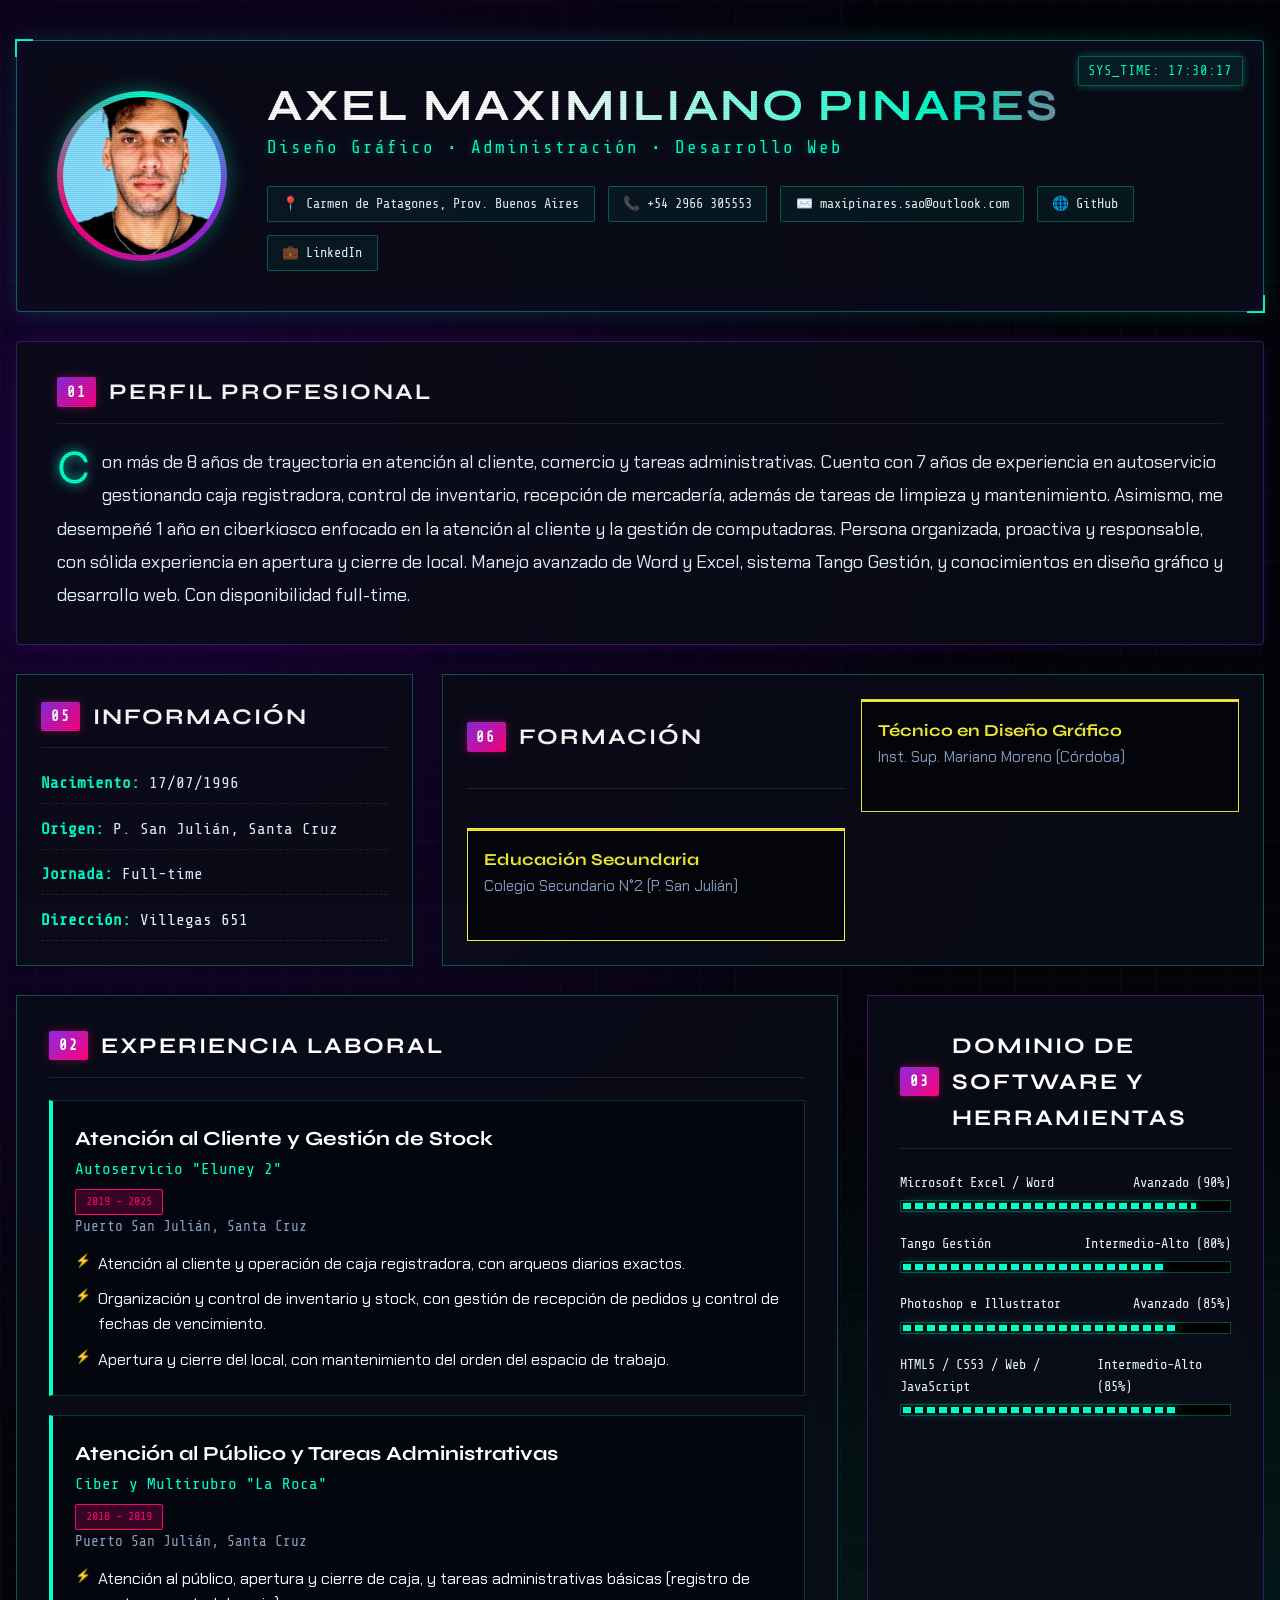
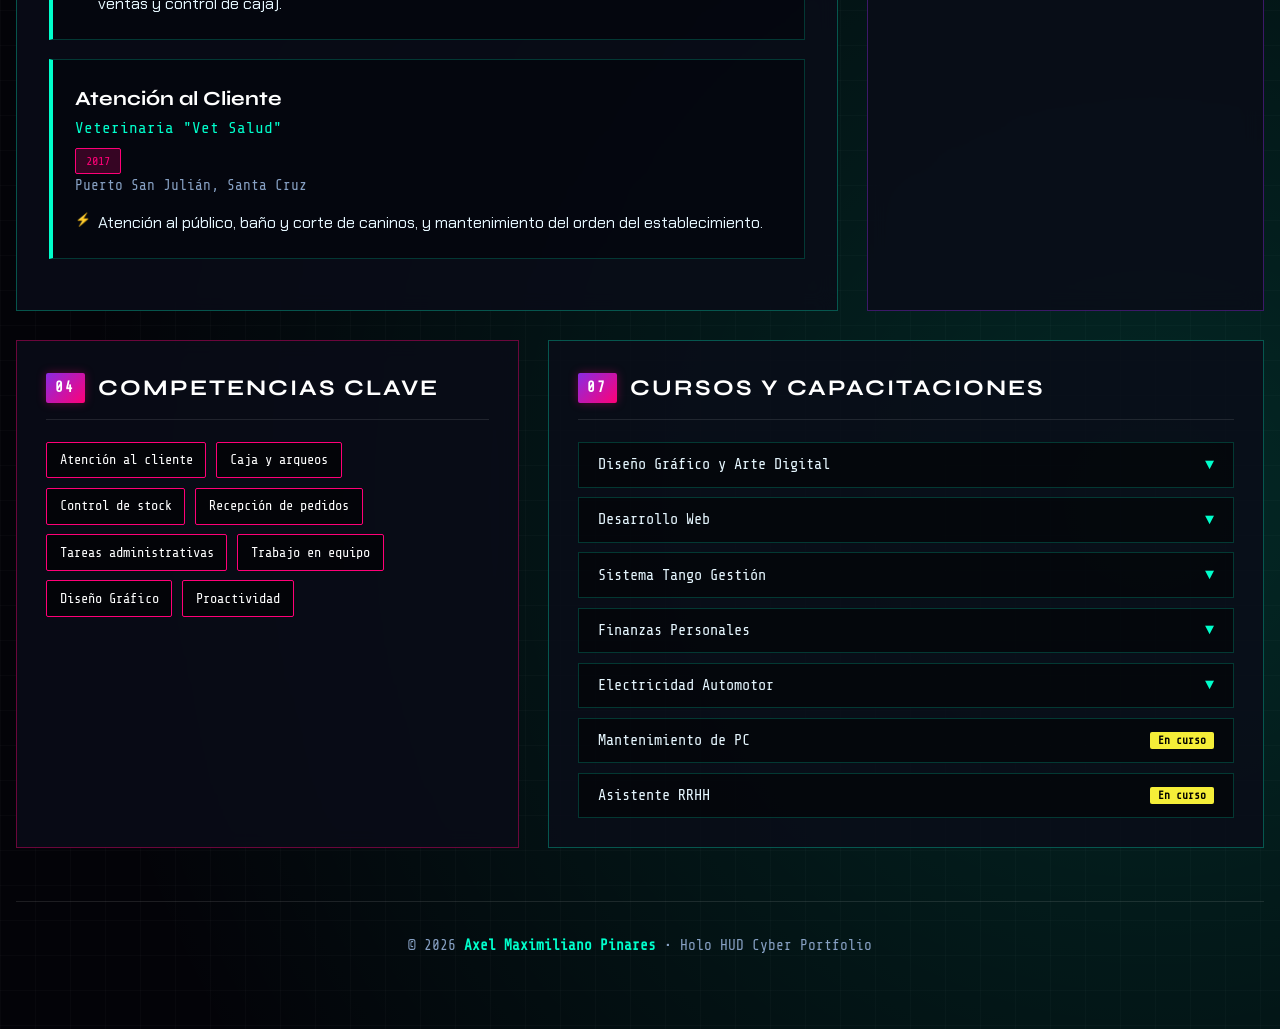
<file: index.html>
<!DOCTYPE html>
<html lang="es">
<head>
    <meta charset="UTF-8">
    <meta name="viewport" content="width=device-width, initial-scale=1.0">
    <title>Portfolio - Axel Maximiliano Pinares</title>
    <link rel="stylesheet" href="estilo.css">
     <!-- Tipografías Cyberpunk y Tecnológicas -->
    <link rel="preconnect" href="https://fonts.googleapis.com">
    <link rel="preconnect" href="https://fonts.gstatic.com" crossorigin>
    <link href="https://fonts.googleapis.com/css2?family=Chakra+Petch:wght@400;600;700&family=Share+Tech+Mono&family=Syne:wght@700;800&display=swap" rel="stylesheet">
</head>

<body>

     <div class="steampunk-container">

        <!-- CABECERA: Placa Central e Identificación -->
        <header class="hero-plaque">
            <div id="liveClock" class="hud-clock-badge">SYS_TIME: --:--:--</div>
            <div class="hero-avatar">
                <img src="fotoperfil.png" alt="Axel Maximiliano Pinares" class="avatar-img" onerror="this.src='https://ui-avatars.com/api/?name=Axel+Pinares&background=00ffcc&color=000&size=200'">
            </div>
            <div class="hero-text">
                <h1>Axel Maximiliano Pinares</h1>
                <p class="subtitle">Diseño Gráfico • Administración • Desarrollo Web</p>
                
                <!-- CONTACTO CON ENLACES DIRECTOS -->
                <div class="contact-ribbon">
                    <span>📍 Carmen de Patagones, Prov. Buenos Aires</span>
                    <a href="https://wa.me/542966305553" target="_blank" rel="noopener">📞 +54 2966 305553</a>
                    <a href="mailto:maxipinares.sao@outlook.com">✉️ maxipinares.sao@outlook.com</a>
                    <a href="https://github.com/MaximusDg4" target="_blank" rel="noopener">🌐 GitHub</a>
                    <a href="https://www.linkedin.com/in/maximiliano-pinares-6888963b2/" target="_blank" rel="noopener">💼 LinkedIn</a>
                </div>
            </div>
        </header>

        <!-- PANEL DE PERFIL DESTACADO -->
        <section class="panel-full">
            <h2 class="panel-title"><span>01</span> Perfil Profesional</h2>
            <p>Con más de 8 años de trayectoria en atención al cliente, comercio y tareas administrativas. Cuento con 7 años de experiencia en autoservicio gestionando caja registradora, control de inventario, recepción de mercadería, además de tareas de limpieza y mantenimiento. Asimismo, me desempeñé 1 año en ciberkiosco enfocado en la atención al cliente y la gestión de computadoras.
Persona organizada, proactiva y responsable, con sólida experiencia en apertura y cierre de local. Manejo avanzado de Word y Excel, sistema Tango Gestión, y conocimientos en diseño gráfico y desarrollo web. Con disponibilidad full-time.</p>
        </section>

        <!-- CUERPO PRINCIPAL: 2 COLUMNAS UNIFICADAS -->
        <div class="main-layout">
            
            <!-- COLUMNA IZQUIERDA: EXPERIENCIA Y DOMINIO TÉCNICO -->
            <main class="col-left">
                
                <section class="panel-section">
                    <h2 class="panel-title"><span>02</span> Experiencia Laboral</h2>

                    <div class="timeline-item">
                        <div class="timeline-head">
                            <h3>Atención al Cliente y Gestión de Stock</h3>
                            <span class="company">Autoservicio "Eluney 2"</span>
                            <span class="badge-date">2019 – 2025</span>
                        </div>
                        <p class="location">Puerto San Julián, Santa Cruz</p>
                        <ul>
                            <li>Atención al cliente y operación de caja registradora, con arqueos diarios exactos.</li>
                            <li>Organización y control de inventario y stock, con gestión de recepción de pedidos y control de fechas de vencimiento.</li>
                            <li>Apertura y cierre del local, con mantenimiento del orden del espacio de trabajo.</li>
                        </ul>
                    </div>

                    <div class="timeline-item">
                        <div class="timeline-head">
                            <h3>Atención al Público y Tareas Administrativas</h3>
                            <span class="company">Ciber y Multirubro "La Roca"</span>
                            <span class="badge-date">2018 – 2019</span>
                        </div>
                        <p class="location">Puerto San Julián, Santa Cruz</p>
                        <ul>
                            <li>Atención al público, apertura y cierre de caja, y tareas administrativas básicas (registro de ventas y control de caja).</li>
                        </ul>
                    </div>

                    <div class="timeline-item">
                        <div class="timeline-head">
                            <h3>Atención al Cliente</h3>
                            <span class="company">Veterinaria "Vet Salud"</span>
                            <span class="badge-date">2017</span>
                        </div>
                        <p class="location">Puerto San Julián, Santa Cruz</p>
                        <ul>
                            <li>Atención al público, baño y corte de caninos, y mantenimiento del orden del establecimiento.</li>
                        </ul>
                    </div>
                </section>

                <!-- MEDIDORES DE NIVEL DE DOMINIO TÉCNICO -->
                <section class="panel-section">
                    <h2 class="panel-title"><span>03</span> Dominio de Software y Herramientas</h2>
                    <div class="skills-meters">
                        
                        <div class="meter-item">
                            <div class="meter-info">
                                <span>Microsoft Excel / Word</span>
                                <span>Avanzado (90%)</span>
                            </div>
                            <div class="meter-track">
                                <div class="meter-fill" style="width: 90%;"></div>
                            </div>
                        </div>

                        <div class="meter-item">
                            <div class="meter-info">
                                <span>Tango Gestión</span>
                                <span>Intermedio-Alto (80%)</span>
                            </div>
                            <div class="meter-track">
                                <div class="meter-fill" style="width: 80%;"></div>
                            </div>
                        </div>

                        <div class="meter-item">
                            <div class="meter-info">
                                <span>Photoshop e Illustrator</span>
                                <span>Avanzado (85%)</span>
                            </div>
                            <div class="meter-track">
                                <div class="meter-fill" style="width: 85%;"></div>
                            </div>
                        </div>

                        <div class="meter-item">
                            <div class="meter-info">
                                <span>HTML5 / CSS3 / Web / JavaScript</span>
                                <span>Intermedio-Alto (85%)</span>
                            </div>
                            <div class="meter-track">
                                <div class="meter-fill" style="width: 85%;"></div>
                            </div>
                        </div>

                    </div>
                </section>

                <!-- MATRIZ DE COMPETENCIAS CLAVE -->
                <section class="panel-section">
                    <h2 class="panel-title"><span>04</span> Competencias Clave</h2>
                    <div class="matrix-grid">
                        <div class="matrix-tag">Atención al cliente</div>
                        <div class="matrix-tag">Caja y arqueos</div>
                        <div class="matrix-tag">Control de stock</div>
                        <div class="matrix-tag">Recepción de pedidos</div>
                        <div class="matrix-tag">Tareas administrativas</div>
                        <div class="matrix-tag">Trabajo en equipo</div>
                        <div class="matrix-tag">Diseño Gráfico</div>
                        <div class="matrix-tag">Proactividad</div>
                    </div>
                </section>

            </main>

            <!-- COLUMNA DERECHA: PANEL TÉCNICO CONTINUO -->
            <aside class="col-right">
                <div class="side-panel-unified">
                    
                    <div class="side-block">
                        <h2 class="panel-title"><span>05</span> Información</h2>
                        <ul class="data-list">
                            <li><strong>Nacimiento:</strong> 17/07/1996</li>
                            <li><strong>Origen:</strong> P. San Julián, Santa Cruz</li>
                            <li><strong>Jornada:</strong> Full-time</li>
                            <li><strong>Dirección:</strong> Villegas 651</li>
                        </ul>
                    </div>

                    <div class="side-block">
                        <h2 class="panel-title"><span>06</span> Formación</h2>
                        <div class="edu-card">
                            <h3>Técnico en Diseño Gráfico</h3>
                            <p>Inst. Sup. Mariano Moreno (Córdoba)</p>
                        </div>
                        <div class="edu-card">
                            <h3>Educación Secundaria</h3>
                            <p>Colegio Secundario N°2 (P. San Julián)</p>
                        </div>
                    </div>

                    <div class="side-block">
                        <h2 class="panel-title"><span>07</span> Cursos y Capacitaciones</h2>
                        
                        <div class="accordion-list">

                            <div class="acc-item">
                                <button class="acc-btn" aria-expanded="false">
                                    <span>Diseño Gráfico y Arte Digital</span>
                                    <span class="acc-icon">▼</span>
                                </button>
                                <div class="acc-content">
                                    <p class="acc-text">Certificado disponible a solicitud.</p>
                                </div>
                            </div>

                            <div class="acc-item">
                                <button class="acc-btn" aria-expanded="false">
                                    <span>Desarrollo Web</span>
                                    <span class="acc-icon">▼</span>
                                </button>
                                <div class="acc-content">
                                    <p class="acc-text">Certificado disponible a solicitud.</p>
                                </div>
                            </div>

                            <div class="acc-item">
                                <button class="acc-btn" aria-expanded="false">
                                    <span>Sistema Tango Gestión</span>
                                    <span class="acc-icon">▼</span>
                                </button>
                                <div class="acc-content">
                                    <p class="acc-text">Certificado disponible a solicitud.</p>
                                </div>
                            </div>

                            <div class="acc-item">
                                <button class="acc-btn" aria-expanded="false">
                                    <span>Finanzas Personales</span>
                                    <span class="acc-icon">▼</span>
                                </button>
                                <div class="acc-content">
                                    <p class="acc-text">Certificado disponible a solicitud.</p>
                                </div>
                            </div>

                            <div class="acc-item">
                                <button class="acc-btn" aria-expanded="false">
                                    <span>Electricidad Automotor</span>
                                    <span class="acc-icon">▼</span>
                                </button>
                                <div class="acc-content">
                                    <p class="acc-text">Certificado disponible a solicitud.</p>
                                </div>
                            </div>

                            <div class="acc-item">
                                <button class="acc-btn" aria-expanded="false">
                                    <span>Mantenimiento de PC</span>
                                    <span class="acc-badge">En curso</span>
                                </button>
                                <div class="acc-content">
                                    <p class="acc-text">Capacitación en desarrollo.</p>
                                </div>
                            </div>

                            <div class="acc-item">
                                <button class="acc-btn" aria-expanded="false">
                                    <span>Asistente RRHH</span>
                                    <span class="acc-badge">En curso</span>
                                </button>
                                <div class="acc-content">
                                    <p class="acc-text">Capacitación en desarrollo.</p>
                                </div>
                            </div>

                        </div>
                    </div>

                </div>
            </aside>

        </div>

        <!-- FOOTER -->
        <footer class="main-footer">
            <p>&copy; 2026 <strong>Axel Maximiliano Pinares</strong> • Holo HUD Cyber Portfolio</p>
        </footer>

    </div>

    <script>
        // Acordeón interactivo
        document.querySelectorAll('.acc-btn').forEach(function (btn) {
            btn.addEventListener('click', function () {
                var item = btn.closest('.acc-item');
                var expanded = item.classList.toggle('active');
                btn.setAttribute('aria-expanded', expanded);
            });
        });

        // Reloj en tiempo real HUD
        function updateClock() {
            const now = new Date();
            const hours = String(now.getHours()).padStart(2, '0');
            const minutes = String(now.getMinutes()).padStart(2, '0');
            const seconds = String(now.getSeconds()).padStart(2, '0');
            const clockEl = document.getElementById('liveClock');
            if (clockEl) {
                clockEl.textContent = `SYS_TIME: ${hours}:${minutes}:${seconds}`;
            }
        }
        setInterval(updateClock, 1000);
        updateClock();
    </script>

</body>
</html>
</body>
</html>
</file>
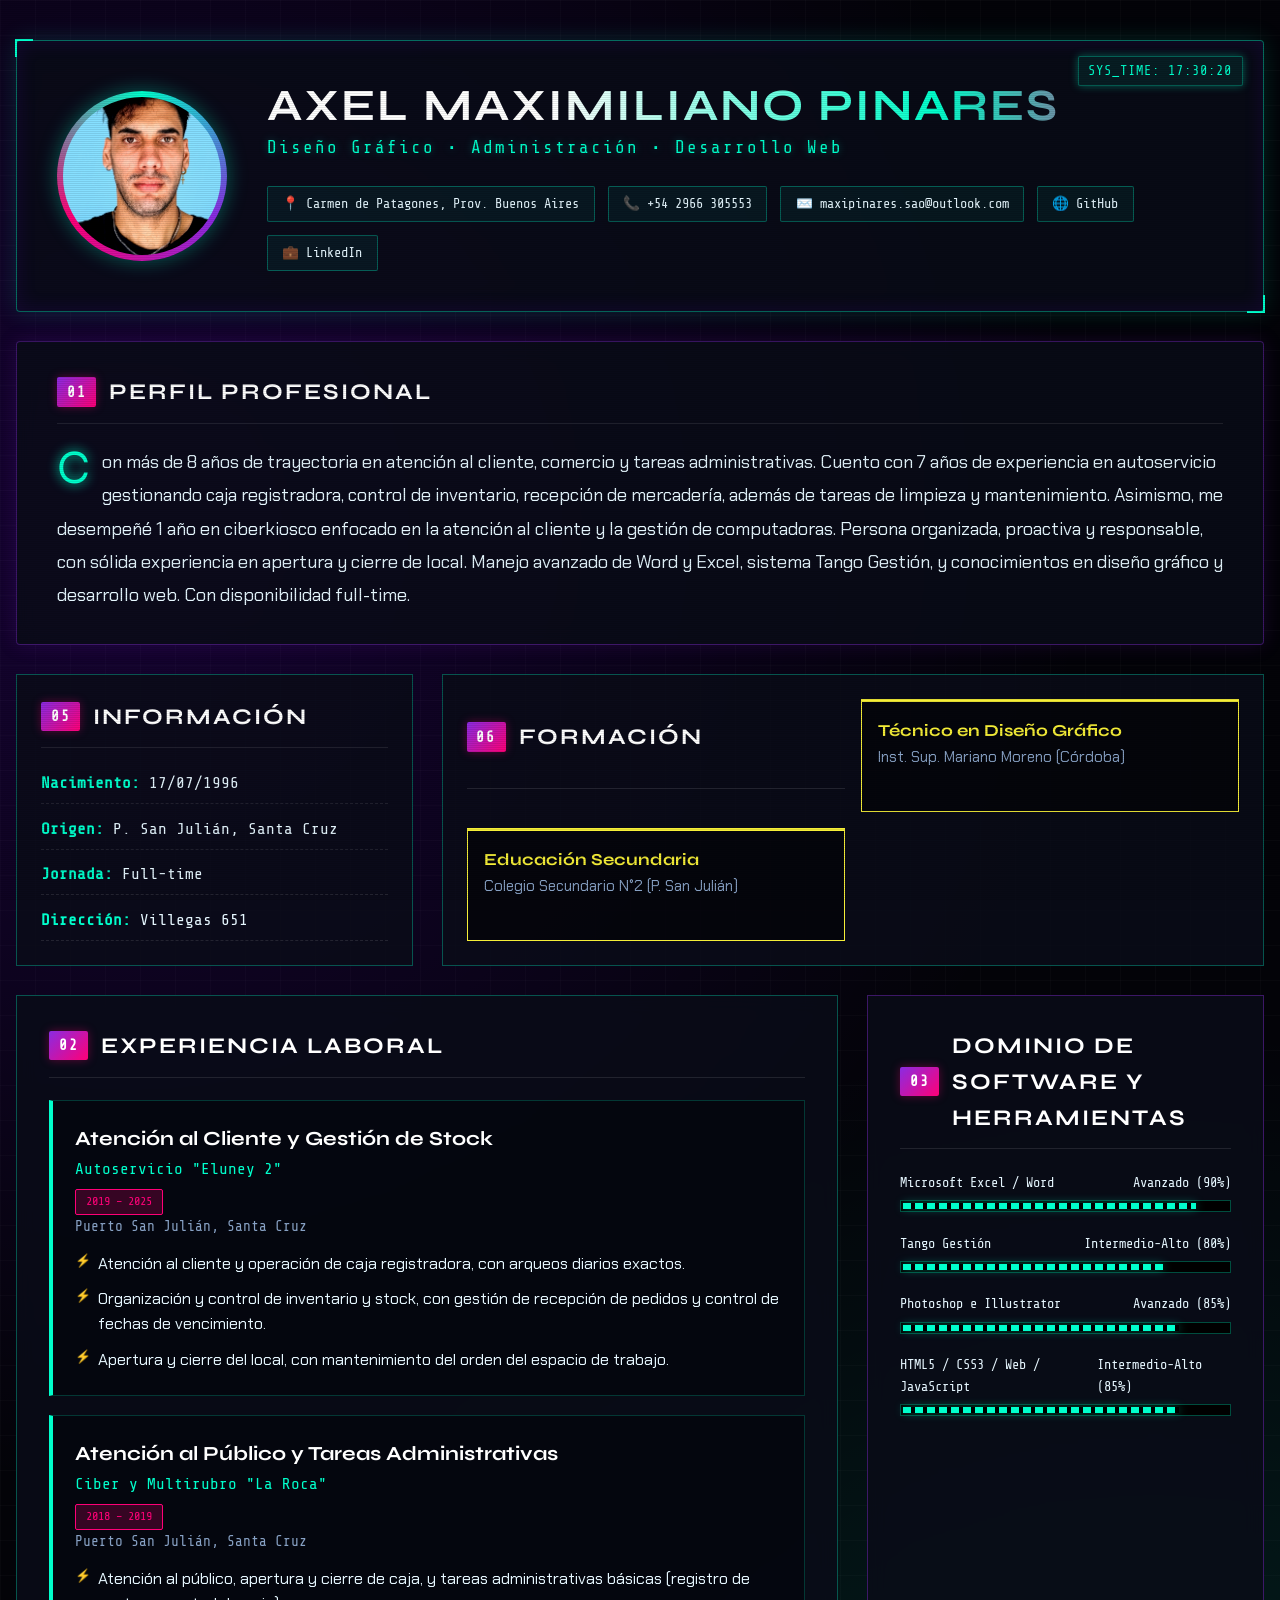
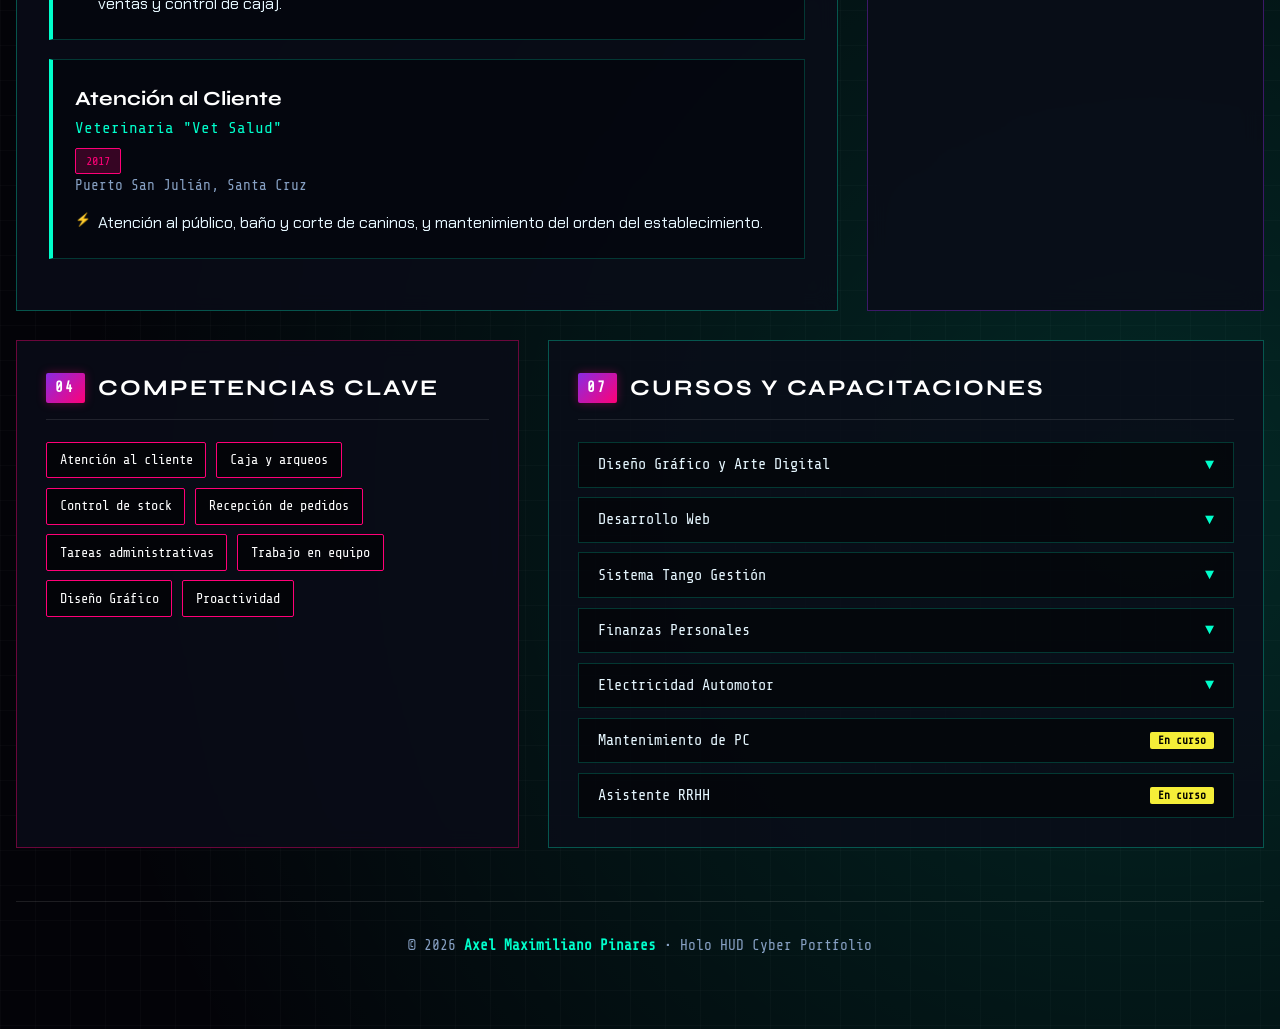
<file: index (1).html>
<!DOCTYPE html>
<html lang="es">
<head>
    <meta charset="UTF-8">
    <meta name="viewport" content="width=device-width, initial-scale=1.0">
    <title>Portfolio - Axel Maximiliano Pinares</title>
    <link rel="stylesheet" href="estilo.css">
     <!-- Tipografías Cyberpunk y Tecnológicas -->
    <link rel="preconnect" href="https://fonts.googleapis.com">
    <link rel="preconnect" href="https://fonts.gstatic.com" crossorigin>
    <link href="https://fonts.googleapis.com/css2?family=Chakra+Petch:wght@400;600;700&family=Share+Tech+Mono&family=Syne:wght@700;800&display=swap" rel="stylesheet">
</head>

<body>

     <div class="steampunk-container">

        <!-- CABECERA: Placa Central e Identificación -->
        <header class="hero-plaque">
            <div id="liveClock" class="hud-clock-badge">SYS_TIME: --:--:--</div>
            <div class="hero-avatar">
                <img src="fotoperfil.png" alt="Axel Maximiliano Pinares" class="avatar-img" onerror="this.src='https://ui-avatars.com/api/?name=Axel+Pinares&background=00ffcc&color=000&size=200'">
            </div>
            <div class="hero-text">
                <h1>Axel Maximiliano Pinares</h1>
                <p class="subtitle">Diseño Gráfico • Administración • Desarrollo Web</p>
                
                <!-- CONTACTO CON ENLACES DIRECTOS -->
                <div class="contact-ribbon">
                    <span>📍 Carmen de Patagones, Prov. Buenos Aires</span>
                    <a href="https://wa.me/542966305553" target="_blank" rel="noopener">📞 +54 2966 305553</a>
                    <a href="mailto:maxipinares.sao@outlook.com">✉️ maxipinares.sao@outlook.com</a>
                    <a href="https://github.com/MaximusDg4" target="_blank" rel="noopener">🌐 GitHub</a>
                    <a href="https://www.linkedin.com/in/maximiliano-pinares-6888963b2/" target="_blank" rel="noopener">💼 LinkedIn</a>
                </div>
            </div>
        </header>

        <!-- PANEL DE PERFIL DESTACADO -->
        <section class="panel-full">
            <h2 class="panel-title"><span>01</span> Perfil Profesional</h2>
            <p>Con más de 8 años de trayectoria en atención al cliente, comercio y tareas administrativas. Cuento con 7 años de experiencia en autoservicio gestionando caja registradora, control de inventario, recepción de mercadería, además de tareas de limpieza y mantenimiento. Asimismo, me desempeñé 1 año en ciberkiosco enfocado en la atención al cliente y la gestión de computadoras.
Persona organizada, proactiva y responsable, con sólida experiencia en apertura y cierre de local. Manejo avanzado de Word y Excel, sistema Tango Gestión, y conocimientos en diseño gráfico y desarrollo web. Con disponibilidad full-time.</p>
        </section>

        <!-- CUERPO PRINCIPAL: 2 COLUMNAS UNIFICADAS -->
        <div class="main-layout">
            
            <!-- COLUMNA IZQUIERDA: EXPERIENCIA Y DOMINIO TÉCNICO -->
            <main class="col-left">
                
                <section class="panel-section">
                    <h2 class="panel-title"><span>02</span> Experiencia Laboral</h2>

                    <div class="timeline-item">
                        <div class="timeline-head">
                            <h3>Atención al Cliente y Gestión de Stock</h3>
                            <span class="company">Autoservicio "Eluney 2"</span>
                            <span class="badge-date">2019 – 2025</span>
                        </div>
                        <p class="location">Puerto San Julián, Santa Cruz</p>
                        <ul>
                            <li>Atención al cliente y operación de caja registradora, con arqueos diarios exactos.</li>
                            <li>Organización y control de inventario y stock, con gestión de recepción de pedidos y control de fechas de vencimiento.</li>
                            <li>Apertura y cierre del local, con mantenimiento del orden del espacio de trabajo.</li>
                        </ul>
                    </div>

                    <div class="timeline-item">
                        <div class="timeline-head">
                            <h3>Atención al Público y Tareas Administrativas</h3>
                            <span class="company">Ciber y Multirubro "La Roca"</span>
                            <span class="badge-date">2018 – 2019</span>
                        </div>
                        <p class="location">Puerto San Julián, Santa Cruz</p>
                        <ul>
                            <li>Atención al público, apertura y cierre de caja, y tareas administrativas básicas (registro de ventas y control de caja).</li>
                        </ul>
                    </div>

                    <div class="timeline-item">
                        <div class="timeline-head">
                            <h3>Atención al Cliente</h3>
                            <span class="company">Veterinaria "Vet Salud"</span>
                            <span class="badge-date">2017</span>
                        </div>
                        <p class="location">Puerto San Julián, Santa Cruz</p>
                        <ul>
                            <li>Atención al público, baño y corte de caninos, y mantenimiento del orden del establecimiento.</li>
                        </ul>
                    </div>
                </section>

                <!-- MEDIDORES DE NIVEL DE DOMINIO TÉCNICO -->
                <section class="panel-section">
                    <h2 class="panel-title"><span>03</span> Dominio de Software y Herramientas</h2>
                    <div class="skills-meters">
                        
                        <div class="meter-item">
                            <div class="meter-info">
                                <span>Microsoft Excel / Word</span>
                                <span>Avanzado (90%)</span>
                            </div>
                            <div class="meter-track">
                                <div class="meter-fill" style="width: 90%;"></div>
                            </div>
                        </div>

                        <div class="meter-item">
                            <div class="meter-info">
                                <span>Tango Gestión</span>
                                <span>Intermedio-Alto (80%)</span>
                            </div>
                            <div class="meter-track">
                                <div class="meter-fill" style="width: 80%;"></div>
                            </div>
                        </div>

                        <div class="meter-item">
                            <div class="meter-info">
                                <span>Photoshop e Illustrator</span>
                                <span>Avanzado (85%)</span>
                            </div>
                            <div class="meter-track">
                                <div class="meter-fill" style="width: 85%;"></div>
                            </div>
                        </div>

                        <div class="meter-item">
                            <div class="meter-info">
                                <span>HTML5 / CSS3 / Web / JavaScript</span>
                                <span>Intermedio-Alto (85%)</span>
                            </div>
                            <div class="meter-track">
                                <div class="meter-fill" style="width: 85%;"></div>
                            </div>
                        </div>

                    </div>
                </section>

                <!-- MATRIZ DE COMPETENCIAS CLAVE -->
                <section class="panel-section">
                    <h2 class="panel-title"><span>04</span> Competencias Clave</h2>
                    <div class="matrix-grid">
                        <div class="matrix-tag">Atención al cliente</div>
                        <div class="matrix-tag">Caja y arqueos</div>
                        <div class="matrix-tag">Control de stock</div>
                        <div class="matrix-tag">Recepción de pedidos</div>
                        <div class="matrix-tag">Tareas administrativas</div>
                        <div class="matrix-tag">Trabajo en equipo</div>
                        <div class="matrix-tag">Diseño Gráfico</div>
                        <div class="matrix-tag">Proactividad</div>
                    </div>
                </section>

            </main>

            <!-- COLUMNA DERECHA: PANEL TÉCNICO CONTINUO -->
            <aside class="col-right">
                <div class="side-panel-unified">
                    
                    <div class="side-block">
                        <h2 class="panel-title"><span>05</span> Información</h2>
                        <ul class="data-list">
                            <li><strong>Nacimiento:</strong> 17/07/1996</li>
                            <li><strong>Origen:</strong> P. San Julián, Santa Cruz</li>
                            <li><strong>Jornada:</strong> Full-time</li>
                            <li><strong>Dirección:</strong> Villegas 651</li>
                        </ul>
                    </div>

                    <div class="side-block">
                        <h2 class="panel-title"><span>06</span> Formación</h2>
                        <div class="edu-card">
                            <h3>Técnico en Diseño Gráfico</h3>
                            <p>Inst. Sup. Mariano Moreno (Córdoba)</p>
                        </div>
                        <div class="edu-card">
                            <h3>Educación Secundaria</h3>
                            <p>Colegio Secundario N°2 (P. San Julián)</p>
                        </div>
                    </div>

                    <div class="side-block">
                        <h2 class="panel-title"><span>07</span> Cursos y Capacitaciones</h2>
                        
                        <div class="accordion-list">

                            <div class="acc-item">
                                <button class="acc-btn" aria-expanded="false">
                                    <span>Diseño Gráfico y Arte Digital</span>
                                    <span class="acc-icon">▼</span>
                                </button>
                                <div class="acc-content">
                                    <p class="acc-text">Certificado disponible a solicitud.</p>
                                </div>
                            </div>

                            <div class="acc-item">
                                <button class="acc-btn" aria-expanded="false">
                                    <span>Desarrollo Web</span>
                                    <span class="acc-icon">▼</span>
                                </button>
                                <div class="acc-content">
                                    <p class="acc-text">Certificado disponible a solicitud.</p>
                                </div>
                            </div>

                            <div class="acc-item">
                                <button class="acc-btn" aria-expanded="false">
                                    <span>Sistema Tango Gestión</span>
                                    <span class="acc-icon">▼</span>
                                </button>
                                <div class="acc-content">
                                    <p class="acc-text">Certificado disponible a solicitud.</p>
                                </div>
                            </div>

                            <div class="acc-item">
                                <button class="acc-btn" aria-expanded="false">
                                    <span>Finanzas Personales</span>
                                    <span class="acc-icon">▼</span>
                                </button>
                                <div class="acc-content">
                                    <p class="acc-text">Certificado disponible a solicitud.</p>
                                </div>
                            </div>

                            <div class="acc-item">
                                <button class="acc-btn" aria-expanded="false">
                                    <span>Electricidad Automotor</span>
                                    <span class="acc-icon">▼</span>
                                </button>
                                <div class="acc-content">
                                    <p class="acc-text">Certificado disponible a solicitud.</p>
                                </div>
                            </div>

                            <div class="acc-item">
                                <button class="acc-btn" aria-expanded="false">
                                    <span>Mantenimiento de PC</span>
                                    <span class="acc-badge">En curso</span>
                                </button>
                                <div class="acc-content">
                                    <p class="acc-text">Capacitación en desarrollo.</p>
                                </div>
                            </div>

                            <div class="acc-item">
                                <button class="acc-btn" aria-expanded="false">
                                    <span>Asistente RRHH</span>
                                    <span class="acc-badge">En curso</span>
                                </button>
                                <div class="acc-content">
                                    <p class="acc-text">Capacitación en desarrollo.</p>
                                </div>
                            </div>

                        </div>
                    </div>

                </div>
            </aside>

        </div>

        <!-- FOOTER -->
        <footer class="main-footer">
            <p>&copy; 2026 <strong>Axel Maximiliano Pinares</strong> • Holo HUD Cyber Portfolio</p>
        </footer>

    </div>

    <script>
        // Acordeón interactivo
        document.querySelectorAll('.acc-btn').forEach(function (btn) {
            btn.addEventListener('click', function () {
                var item = btn.closest('.acc-item');
                var expanded = item.classList.toggle('active');
                btn.setAttribute('aria-expanded', expanded);
            });
        });

        // Reloj en tiempo real HUD
        function updateClock() {
            const now = new Date();
            const hours = String(now.getHours()).padStart(2, '0');
            const minutes = String(now.getMinutes()).padStart(2, '0');
            const seconds = String(now.getSeconds()).padStart(2, '0');
            const clockEl = document.getElementById('liveClock');
            if (clockEl) {
                clockEl.textContent = `SYS_TIME: ${hours}:${minutes}:${seconds}`;
            }
        }
        setInterval(updateClock, 1000);
        updateClock();
    </script>

</body>
</html>
</body>
</html>
</file>
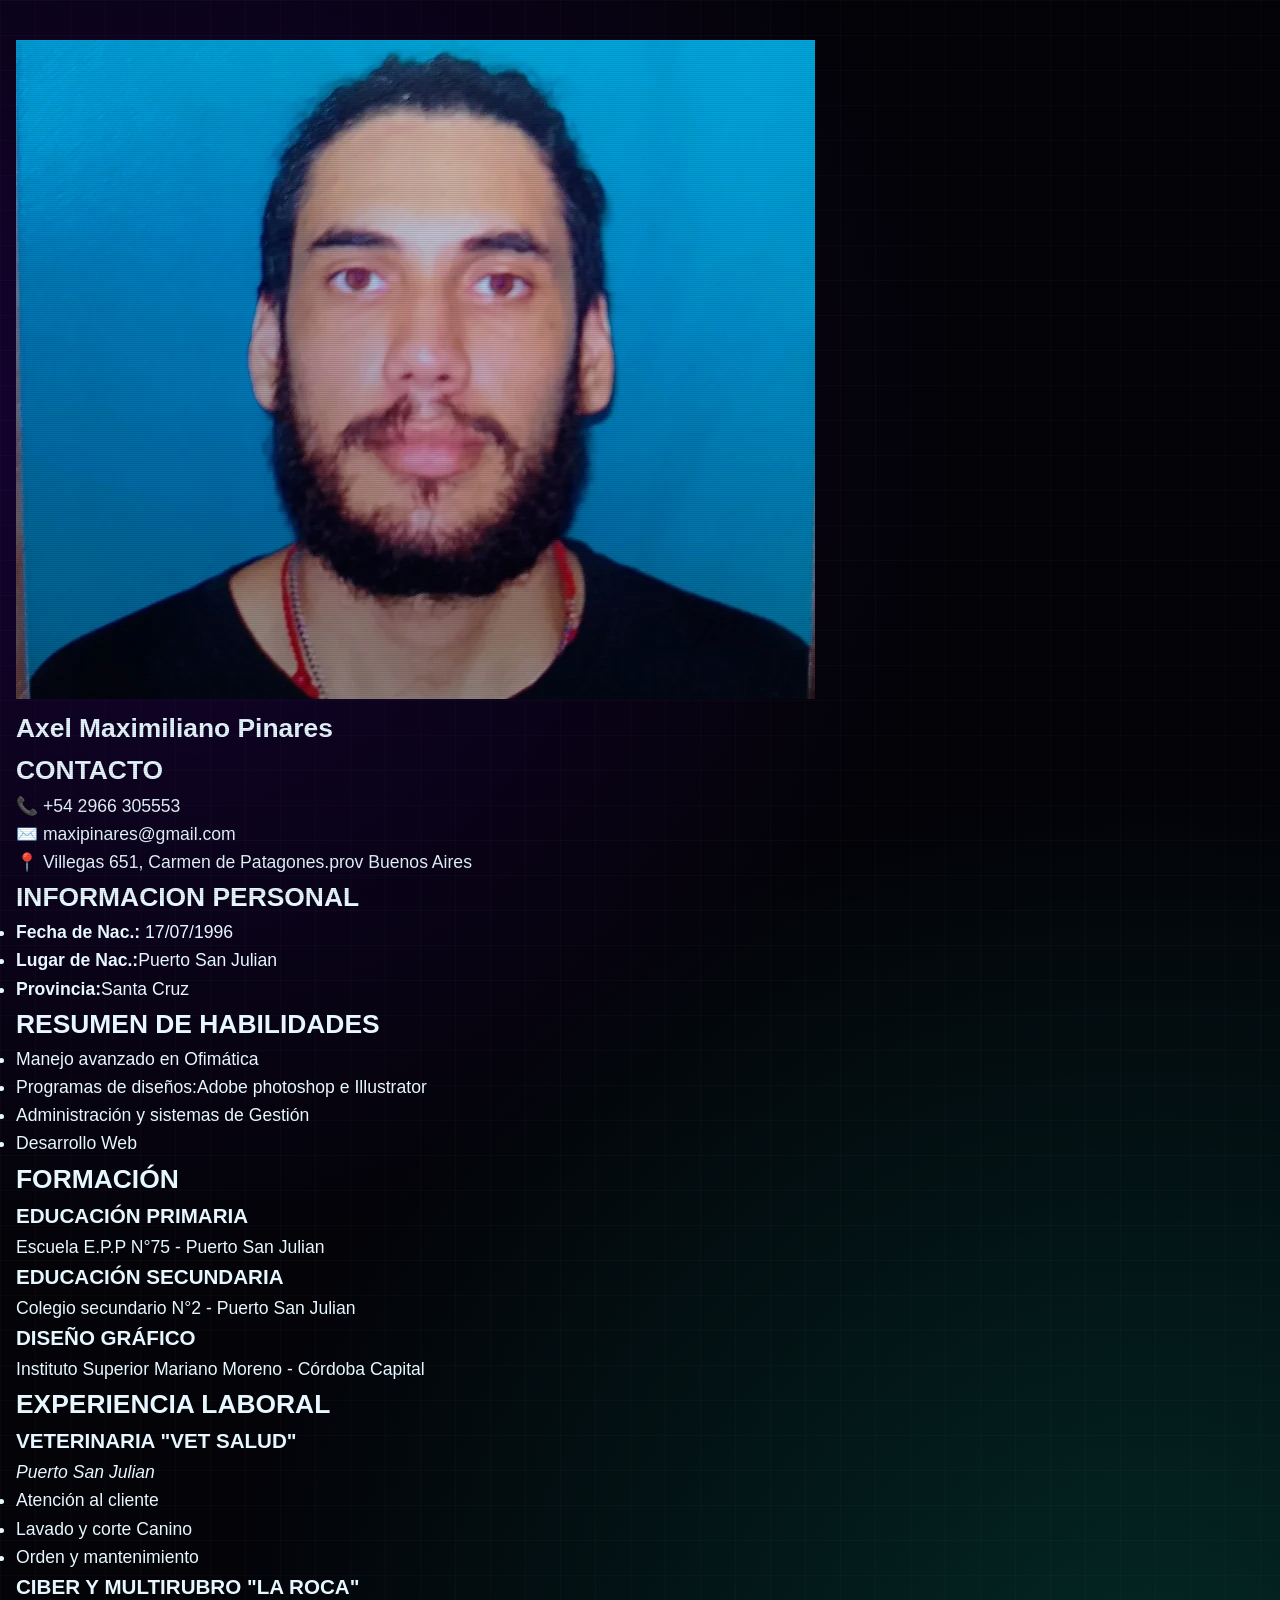
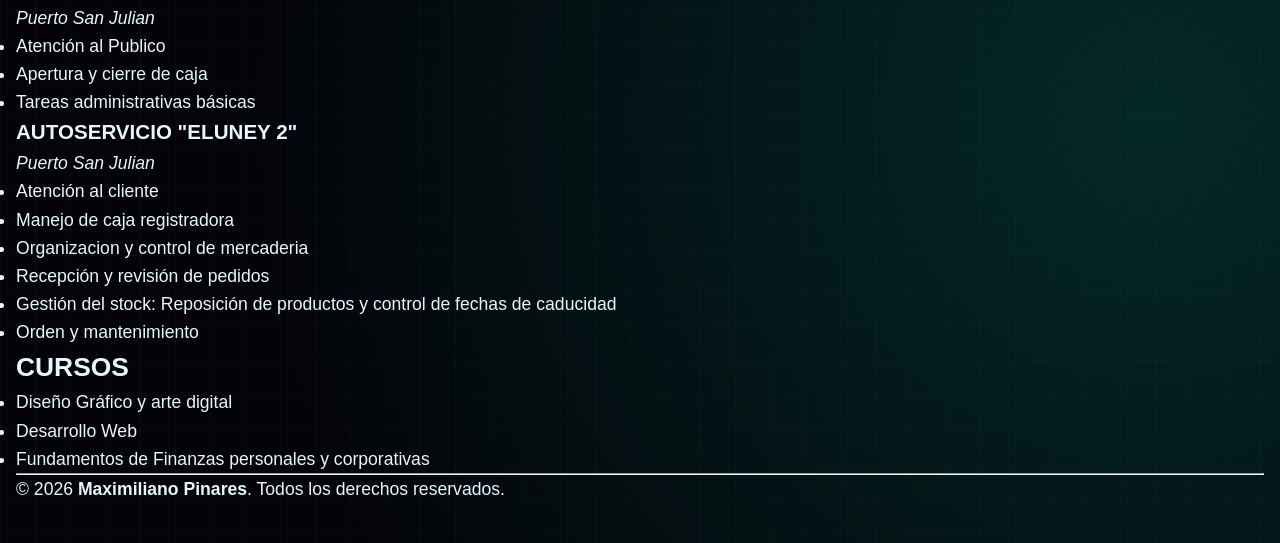
<file: portfolio.html>
<!DOCTYPE html>
<html lang="es">
<head>
    <meta charset="UTF-8">
    <meta name="viewport" content="width=device-width, initial-scale=1.0">
    <title>Portfolio - Axel Maximiliano Pinares</title>
    <link rel="stylesheet" href="estilo.css"> 
</head>

<body>

    <div class="container">
        <aside class="sidebar">
            <header>
                <img src="tu.foto.jpg" alt="Axel Maximiliano Pinares" class="profile-img">
                <h1> Axel Maximiliano Pinares</h1>
            </header>

            <section class="contacto">
                <h2>CONTACTO</h2>
                <p>📞 +54 2966 305553</p>
                <p>✉️ maxipinares@gmail.com</p>
                <p>📍 Villegas 651, Carmen de Patagones.prov Buenos Aires</p>
            </section>

            <section class="info-personal">
                <h2> INFORMACION PERSONAL</h2>
                <ul>
                    <li><strong> Fecha de Nac.:</strong> 17/07/1996</li>
                    <li><strong>Lugar de Nac.:</strong>Puerto San Julian</li>
                    <li><strong>Provincia:</strong>Santa Cruz</li>
                </ul>
            </section>

            <section class="habilidades">
                <h2>RESUMEN DE HABILIDADES</h2>
                <ul>
                    <li> Manejo avanzado en Ofimática</li>
                    <li>Programas de diseños:Adobe photoshop e Illustrator</li>
                    <li>Administración y sistemas de Gestión</li>
                    <li>Desarrollo Web</li>
                </ul>
            </section>
        </aside>

        <main class="main-content">
            <section class="formacion">
                <h2>FORMACIÓN</h2>
                <h3>EDUCACIÓN PRIMARIA</h3>
                <p>Escuela E.P.P N°75 - Puerto San Julian</p>

                <h3>EDUCACIÓN SECUNDARIA</h3>
                <P>Colegio secundario N°2 - Puerto San Julian</P>

                <h3>DISEÑO GRÁFICO</h3>
                <p> Instituto Superior Mariano Moreno - Córdoba Capital</p>
            </section>

            <section class="Experiencia Laboral">

                <h2> EXPERIENCIA LABORAL</h2>
                <article>
                    <h3>VETERINARIA "VET SALUD"</h3>
                    <p><em> Puerto San Julian</em></p>
                    <ul>
                        <li>Atención al cliente</li>
                        <li>Lavado y corte Canino</li>
                        <li>Orden y mantenimiento</li>
                    </ul>
                </article>

                <article>
                    <h3>CIBER Y MULTIRUBRO "LA ROCA"</h3>
                    <p><em>Puerto San Julian</em></p>
                    <ul>
                        <li>Atención al Publico</li>
                        <li>Apertura y cierre de caja</li>
                        <li>Tareas administrativas básicas</li>
                    </ul>
                </article>

                <article>
                    <h3>AUTOSERVICIO "ELUNEY 2"</h3>
                    <p><em>Puerto San Julian</em></p>
                    <ul>
                        <li>Atención al cliente</li>
                        <li>Manejo de caja registradora</li>
                        <li>Organizacion y control de mercaderia</li>
                        <li>Recepción y revisión de pedidos</li>
                        <li>Gestión del stock: Reposición de productos y control de fechas de caducidad</li>
                        <li>Orden y mantenimiento</li>

                    </ul>
                </article>
            </section>


          <section class="cursos">
            <h2>CURSOS</h2>
            <ul>
                <li>Diseño Gráfico y arte digital</li>
                <li>Desarrollo Web</li>
                <li>Fundamentos de Finanzas personales y corporativas</li>
            </ul>
          </section> 
        </main>

        
        
        
        
        
        
        
        
        
        
        
    </div>
    <hr>

    <footer class="footer-final">
        <p>&copy; 2026 <strong>Maximiliano Pinares</strong>. Todos los derechos reservados.</p>
    </footer>

    
    








</body>
</file>
<file: estilo.css>
/* ==========================================================================
   DISEÑO INTEGRADO CONTINUO - STEAMPUNK EXECUTIVE
   ========================================================================== */

/* ==========================================================================
   DISEÑO INTEGRADO CONTINUO - STEAMPUNK EXECUTIVE
   ========================================================================== */

@import url('https://fonts.googleapis.com/css2?family=Cinzel:wght@600;700;800&family=Gentium+Book+Plus:ital,wght@0,400;0,700;1,400&display=swap');

   
        :root {
            --bg-void: #030308;
            --bg-card: rgba(10, 12, 24, 0.85);
            --bg-card-hover: rgba(20, 24, 45, 0.95);
            
            --neon-holo: #00ffcc;
            --holo-glow: rgba(0, 255, 204, 0.35);
            
            --neon-violet: #8a2be2;
            --violet-glow: rgba(138, 43, 226, 0.35);
            
            --neon-pink: #ff0077;
            --pink-glow: rgba(255, 0, 119, 0.35);
            
            --neon-yellow: #f5ee38;
            
            --text-primary: #e6f7ff;
            --text-secondary: #87a1c4;
            --text-dim: #445670;
            
            --font-head: 'Syne', sans-serif;
            --font-sub: 'Chakra Petch', sans-serif;
            --font-mono: 'Share Tech Mono', monospace;
        }

        * {
            box-sizing: border-box;
            margin: 0;
            padding: 0;
        }

        html {
            scroll-behavior: smooth;
        }

        body {
            background-color: var(--bg-void);
            background-image: 
                radial-gradient(circle at 10% 20%, rgba(112, 0, 255, 0.18) 0%, transparent 40%),
                radial-gradient(circle at 90% 80%, rgba(0, 255, 204, 0.15) 0%, transparent 45%),
                linear-gradient(rgba(255, 255, 255, 0.02) 1px, transparent 1px),
                linear-gradient(90deg, rgba(255, 255, 255, 0.02) 1px, transparent 1px);
            background-size: 100% 100%, 100% 100%, 35px 35px, 35px 35px;
            color: var(--text-primary);
            font-family: var(--font-sub);
            font-size: 1.1rem;
            line-height: 1.6;
            min-height: 100vh;
            padding: 2.5rem 1rem;
            position: relative;
            overflow-x: hidden;
        }

        /* Overlay estilo CRT / Holo Grid */
        body::after {
            content: "";
            position: fixed;
            top: 0; left: 0; width: 100%; height: 100%;
            background: repeating-linear-gradient(
                0deg,
                rgba(0, 0, 0, 0.15),
                rgba(0, 0, 0, 0.15) 1px,
                transparent 1px,
                transparent 2px
            );
            pointer-events: none;
            z-index: 999;
            opacity: 0.6;
        }

        .steampunk-container {
            max-width: 1280px;
            margin: 0 auto;
            display: grid;
            grid-template-columns: repeat(12, 1fr);
            gap: 1.8rem;
            position: relative;
            z-index: 2;
        }

        .main-layout, 
        .col-left, 
        .col-right, 
        .side-panel-unified {
            display: contents;
        }

        .hero-plaque {
            grid-column: span 12;
            order: 1;
            background: var(--bg-card);
            backdrop-filter: blur(12px);
            border: 1px solid rgba(0, 255, 204, 0.4);
            box-shadow: 0 0 25px rgba(0, 255, 204, 0.15), inset 0 0 20px rgba(112, 0, 255, 0.12);
            padding: 2.5rem;
            display: flex;
            align-items: center;
            gap: 2.5rem;
            position: relative;
            border-radius: 4px;
        }

        .hero-plaque::before,
        .hero-plaque::after {
            content: "";
            position: absolute;
            width: 16px;
            height: 16px;
            border: 2px solid var(--neon-holo);
        }

        .hero-plaque::before { top: -2px; left: -2px; border-right: none; border-bottom: none; }
        .hero-plaque::after { bottom: -2px; right: -2px; border-left: none; border-top: none; }

        /* Reloj en tiempo real estilo HUD en la esquina superior derecha de la tarjeta hero */
        .hud-clock-badge {
            position: absolute;
            top: 15px;
            right: 20px;
            font-family: var(--font-mono);
            font-size: 0.85rem;
            color: var(--neon-holo);
            background: rgba(0, 255, 204, 0.08);
            border: 1px solid rgba(0, 255, 204, 0.3);
            padding: 0.2rem 0.6rem;
            border-radius: 2px;
            letter-spacing: 1px;
            box-shadow: 0 0 8px var(--holo-glow);
        }

        .hero-avatar {
            flex-shrink: 0;
            width: 170px;
            height: 170px;
            position: relative;
            border-radius: 50%;
            padding: 6px;
            background: conic-gradient(from 0deg, var(--neon-holo), var(--neon-violet), var(--neon-pink), var(--neon-holo));
            box-shadow: 0 0 20px var(--holo-glow);
        }

        .avatar-img {
            width: 100%;
            height: 100%;
            object-fit: cover;
            border-radius: 50%;
            filter: contrast(115%) saturate(120%);
            background: #000;
        }

        .hero-text {
            flex-grow: 1;
        }

        .hero-text h1 {
            font-family: var(--font-head);
            font-size: 2.8rem;
            text-transform: uppercase;
            letter-spacing: 2px;
            background: linear-gradient(90deg, #fff 30%, var(--neon-holo) 70%, var(--neon-pink) 100%);
            -webkit-background-clip: text;
            -webkit-text-fill-color: transparent;
            margin-bottom: 0.2rem;
            line-height: 1.1;
        }

        .hero-text .subtitle {
            font-family: var(--font-mono);
            font-size: 1.1rem;
            color: var(--neon-holo);
            letter-spacing: 2px;
            margin-bottom: 1.5rem;
            text-shadow: 0 0 8px var(--holo-glow);
        }

        .contact-ribbon {
            display: flex;
            flex-wrap: wrap;
            gap: 0.8rem;
        }

        .contact-ribbon span,
        .contact-ribbon a {
            color: var(--text-primary);
            text-decoration: none;
            font-family: var(--font-mono);
            font-size: 0.85rem;
            background: rgba(0, 255, 204, 0.06);
            border: 1px solid rgba(0, 255, 204, 0.3);
            padding: 0.4rem 0.9rem;
            border-radius: 2px;
            transition: all 0.3s ease;
            display: flex;
            align-items: center;
            gap: 0.4rem;
        }

        .contact-ribbon a:hover {
            background: var(--neon-holo);
            color: #000;
            font-weight: bold;
            box-shadow: 0 0 15px var(--neon-holo);
            transform: translateY(-2px);
        }

        .panel-full {
            grid-column: span 12;
            order: 2;
            background: var(--bg-card);
            backdrop-filter: blur(10px);
            border: 1px solid rgba(138, 43, 226, 0.4);
            box-shadow: 0 0 20px rgba(138, 43, 226, 0.15);
            padding: 2rem 2.5rem;
            position: relative;
            border-radius: 4px;
        }

        .panel-title {
            font-family: var(--font-head);
            font-size: 1.4rem;
            color: #fff;
            text-transform: uppercase;
            letter-spacing: 2px;
            border-bottom: 1px solid rgba(255, 255, 255, 0.1);
            padding-bottom: 0.8rem;
            margin-bottom: 1.4rem;
            display: flex;
            align-items: center;
            gap: 0.8rem;
        }

        .panel-title span {
            font-family: var(--font-mono);
            background: linear-gradient(135deg, var(--neon-violet), var(--neon-pink));
            color: #fff;
            padding: 0.2rem 0.6rem;
            font-size: 0.9rem;
            border-radius: 2px;
            box-shadow: 0 0 10px var(--pink-glow);
        }

        .panel-full p {
            font-size: 1.15rem;
            color: var(--text-primary);
            line-height: 1.8;
        }

        .panel-full p::first-letter {
            font-family: var(--font-head);
            font-size: 3rem;
            float: left;
            line-height: 0.9;
            padding-right: 12px;
            color: var(--neon-holo);
            text-shadow: 0 0 12px var(--neon-holo);
        }

        .col-left .panel-section:nth-child(1) {
            grid-column: span 8;
            order: 5;
            background: var(--bg-card);
            backdrop-filter: blur(10px);
            border: 1px solid rgba(0, 255, 204, 0.3);
            padding: 2rem;
            position: relative;
        }

        .timeline-item {
            background: rgba(3, 5, 12, 0.7);
            border: 1px solid rgba(0, 255, 204, 0.2);
            border-left: 4px solid var(--neon-holo);
            padding: 1.4rem;
            margin-bottom: 1.2rem;
            position: relative;
            transition: all 0.3s ease;
        }

        .timeline-item:hover {
            border-left-color: var(--neon-pink);
            box-shadow: 0 0 15px var(--pink-glow);
            background: var(--bg-card-hover);
            transform: translateX(6px);
        }

        .timeline-head h3 {
            font-family: var(--font-head);
            font-size: 1.25rem;
            color: #fff;
        }

        .timeline-head .company {
            color: var(--neon-holo);
            font-family: var(--font-mono);
            font-size: 1rem;
            display: block;
            margin-top: 0.1rem;
        }

        .badge-date {
            display: inline-block;
            background: rgba(255, 0, 119, 0.2);
            border: 1px solid var(--neon-pink);
            color: var(--neon-pink);
            font-family: var(--font-mono);
            font-size: 0.75rem;
            padding: 0.15rem 0.6rem;
            margin-top: 0.4rem;
            border-radius: 2px;
        }

        .timeline-item .location {
            color: var(--text-secondary);
            font-size: 0.9rem;
            margin-bottom: 0.8rem;
            font-family: var(--font-mono);
        }

        .timeline-item ul {
            list-style: none;
            display: flex;
            flex-direction: column;
            gap: 0.6rem;
        }

        .timeline-item ul li {
            position: relative;
            padding-left: 1.4rem;
            color: var(--text-primary);
            font-size: 1rem;
        }

        .timeline-item ul li::before {
            content: "⚡";
            position: absolute;
            left: 0;
            color: var(--neon-holo);
            font-size: 0.8rem;
        }

        .col-left .panel-section:nth-child(2) {
            grid-column: span 4;
            order: 6;
            background: var(--bg-card);
            backdrop-filter: blur(10px);
            border: 1px solid rgba(138, 43, 226, 0.4);
            padding: 2rem;
        }

        .skills-meters {
            display: flex;
            flex-direction: column;
            gap: 1.3rem;
            margin-top: 1rem;
        }

        .meter-item {
            display: flex;
            flex-direction: column;
            gap: 0.4rem;
        }

        .meter-info {
            display: flex;
            justify-content: space-between;
            font-family: var(--font-mono);
            font-size: 0.85rem;
            color: var(--text-primary);
        }

        .meter-track {
            height: 12px;
            background: #000;
            border: 1px solid rgba(0, 255, 204, 0.3);
            padding: 2px;
        }

        .meter-fill {
            height: 100%;
            background: repeating-linear-gradient(
                90deg,
                var(--neon-holo),
                var(--neon-holo) 8px,
                transparent 8px,
                transparent 12px
            );
            box-shadow: 0 0 10px var(--holo-glow);
            transition: width 1.5s cubic-bezier(0.1, 0.9, 0.2, 1);
        }

        .col-left .panel-section:nth-child(3) {
            grid-column: span 5;
            order: 7;
            background: var(--bg-card);
            backdrop-filter: blur(10px);
            border: 1px solid rgba(255, 0, 119, 0.4);
            padding: 1.8rem;
        }

        .matrix-grid {
            display: flex;
            flex-wrap: wrap;
            gap: 0.6rem;
            margin-top: 1rem;
        }

        .matrix-tag {
            background: rgba(0, 0, 0, 0.6);
            border: 1px solid var(--neon-pink);
            color: #fff;
            font-family: var(--font-mono);
            font-size: 0.85rem;
            padding: 0.4rem 0.8rem;
            border-radius: 2px;
            transition: all 0.3s ease;
        }

        .matrix-tag:hover {
            background: var(--neon-pink);
            color: #000;
            font-weight: bold;
            box-shadow: 0 0 12px var(--neon-pink);
            transform: scale(1.05);
        }

        .side-block:nth-child(1) {
            grid-column: span 4;
            order: 3;
            background: var(--bg-card);
            border: 1px solid rgba(0, 255, 204, 0.3);
            padding: 1.5rem;
        }

        .data-list {
            list-style: none;
            display: flex;
            flex-direction: column;
            gap: 0.8rem;
        }

        .data-list li {
            font-size: 1rem;
            border-bottom: 1px dashed rgba(255, 255, 255, 0.1);
            padding-bottom: 0.4rem;
            font-family: var(--font-mono);
        }

        .data-list strong {
            color: var(--neon-holo);
        }

        .side-block:nth-child(2) {
            grid-column: span 8;
            order: 4;
            background: var(--bg-card);
            border: 1px solid rgba(0, 255, 204, 0.3);
            padding: 1.5rem;
            display: grid;
            grid-template-columns: 1fr 1fr;
            gap: 1rem;
        }

        .edu-card {
            background: rgba(0, 0, 0, 0.5);
            border: 1px solid var(--neon-yellow);
            border-top: 3px solid var(--neon-yellow);
            padding: 1rem;
        }

        .edu-card h3 {
            font-family: var(--font-head);
            color: var(--neon-yellow);
            font-size: 1.05rem;
        }

        .edu-card p {
            font-size: 0.95rem;
            color: var(--text-secondary);
        }

        .side-block:nth-child(3) {
            grid-column: span 7;
            order: 8;
            background: var(--bg-card);
            border: 1px solid rgba(0, 255, 204, 0.3);
            padding: 1.8rem;
        }

        .accordion-list {
            display: flex;
            flex-direction: column;
            gap: 0.6rem;
            margin-top: 1rem;
        }

        .acc-item {
            border: 1px solid rgba(0, 255, 204, 0.2);
            background: rgba(0, 0, 0, 0.5);
            transition: all 0.3s ease;
        }

        .acc-btn {
            width: 100%;
            background: transparent;
            border: none;
            padding: 0.8rem 1.2rem;
            color: var(--text-primary);
            font-family: var(--font-mono);
            font-size: 0.95rem;
            text-align: left;
            cursor: pointer;
            display: flex;
            justify-content: space-between;
            align-items: center;
        }

        .acc-btn:hover {
            color: var(--neon-holo);
            background: rgba(0, 255, 204, 0.08);
        }

        .acc-icon {
            color: var(--neon-holo);
            transition: transform 0.3s ease;
        }

        .acc-badge {
            background: var(--neon-yellow);
            color: #000;
            font-family: var(--font-mono);
            font-weight: bold;
            font-size: 0.7rem;
            padding: 0.15rem 0.5rem;
            border-radius: 2px;
        }

        .acc-content {
            max-height: 0;
            overflow: hidden;
            transition: max-height 0.35s ease, padding 0.35s ease;
            padding: 0 1.2rem;
            font-size: 0.9rem;
            color: var(--text-secondary);
            font-family: var(--font-mono);
        }

        .acc-item.active {
            border-color: var(--neon-holo);
            box-shadow: 0 0 10px var(--holo-glow);
        }

        .acc-item.active .acc-icon {
            transform: rotate(180deg);
        }

        .acc-item.active .acc-content {
            max-height: 100px;
            padding: 0.6rem 1.2rem 1rem 1.2rem;
            border-top: 1px dashed rgba(0, 255, 204, 0.3);
        }

        .main-footer {
            grid-column: span 12;
            order: 9;
            text-align: center;
            padding: 2rem 0;
            border-top: 1px solid rgba(255, 255, 255, 0.1);
            margin-top: 1.5rem;
            font-family: var(--font-mono);
            font-size: 0.9rem;
            color: var(--text-secondary);
        }

        .main-footer strong {
            color: var(--neon-holo);
        }

        @media (max-width: 1024px) {
            .side-block:nth-child(1),
            .side-block:nth-child(2),
            .col-left .panel-section:nth-child(1),
            .col-left .panel-section:nth-child(2),
            .col-left .panel-section:nth-child(3),
            .side-block:nth-child(3) {
                grid-column: span 12;
            }

            .hero-plaque {
                flex-direction: column;
                text-align: center;
                padding: 2.5rem 1.5rem 2rem 1.5rem;
            }

            .contact-ribbon {
                justify-content: center;
            }

            .side-block:nth-child(2) {
                grid-template-columns: 1fr;
            }
        }

        @media print {
            body {
                background: #ffffff !important;
                color: #000000 !important;
                padding: 0 !important;
            }

            body::after { display: none !important; }

            .steampunk-container { display: block !important; }

            .hero-plaque, .panel-full, .side-block, .panel-section, .timeline-item {
                background: #ffffff !important;
                color: #000000 !important;
                border: 1px solid #777 !important;
                box-shadow: none !important;
                margin-bottom: 1.2rem !important;
            }

            .hero-text h1 {
                background: none !important;
                -webkit-text-fill-color: #000 !important;
                color: #000 !important;
            }

            .hud-clock-badge {
                border-color: #333 !important;
                color: #000 !important;
                background: none !important;
            }

            .acc-content {
                max-height: none !important;
                padding: 0.5rem !important;
            }
        }
</file>
